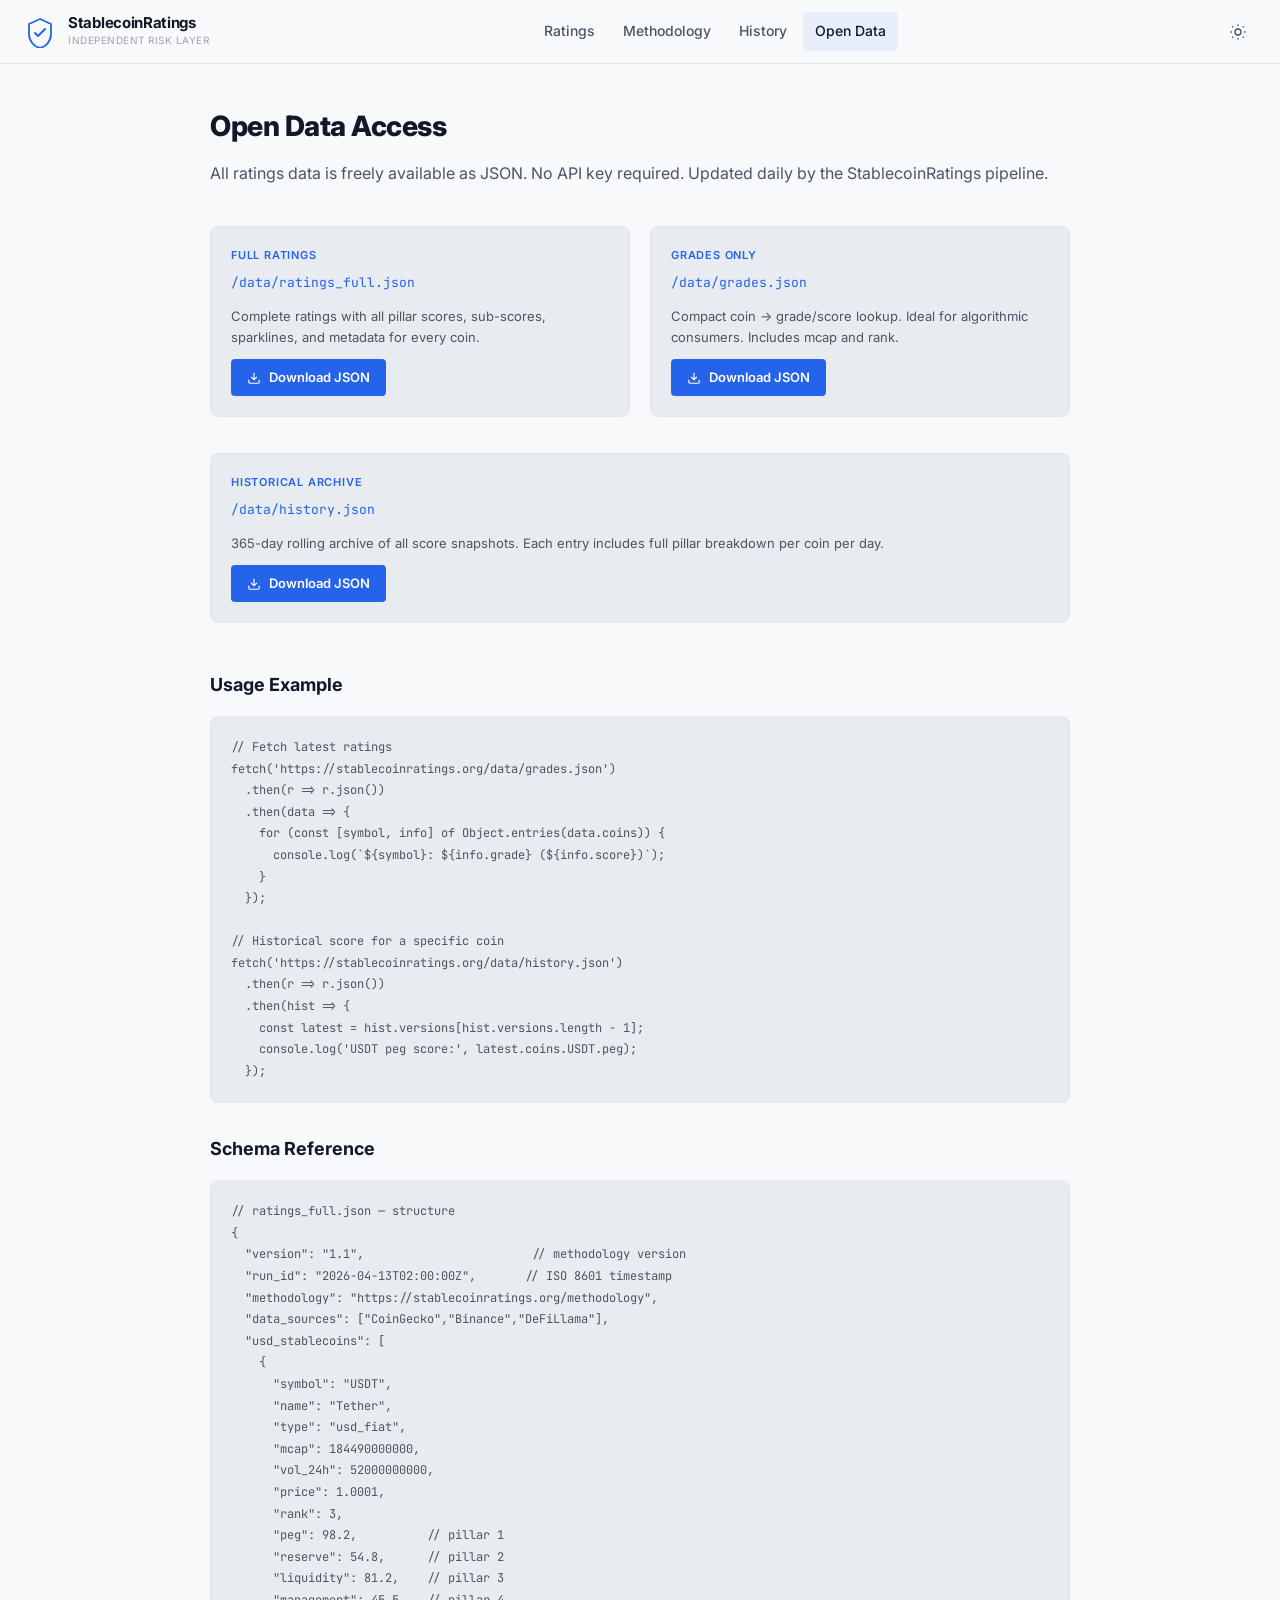
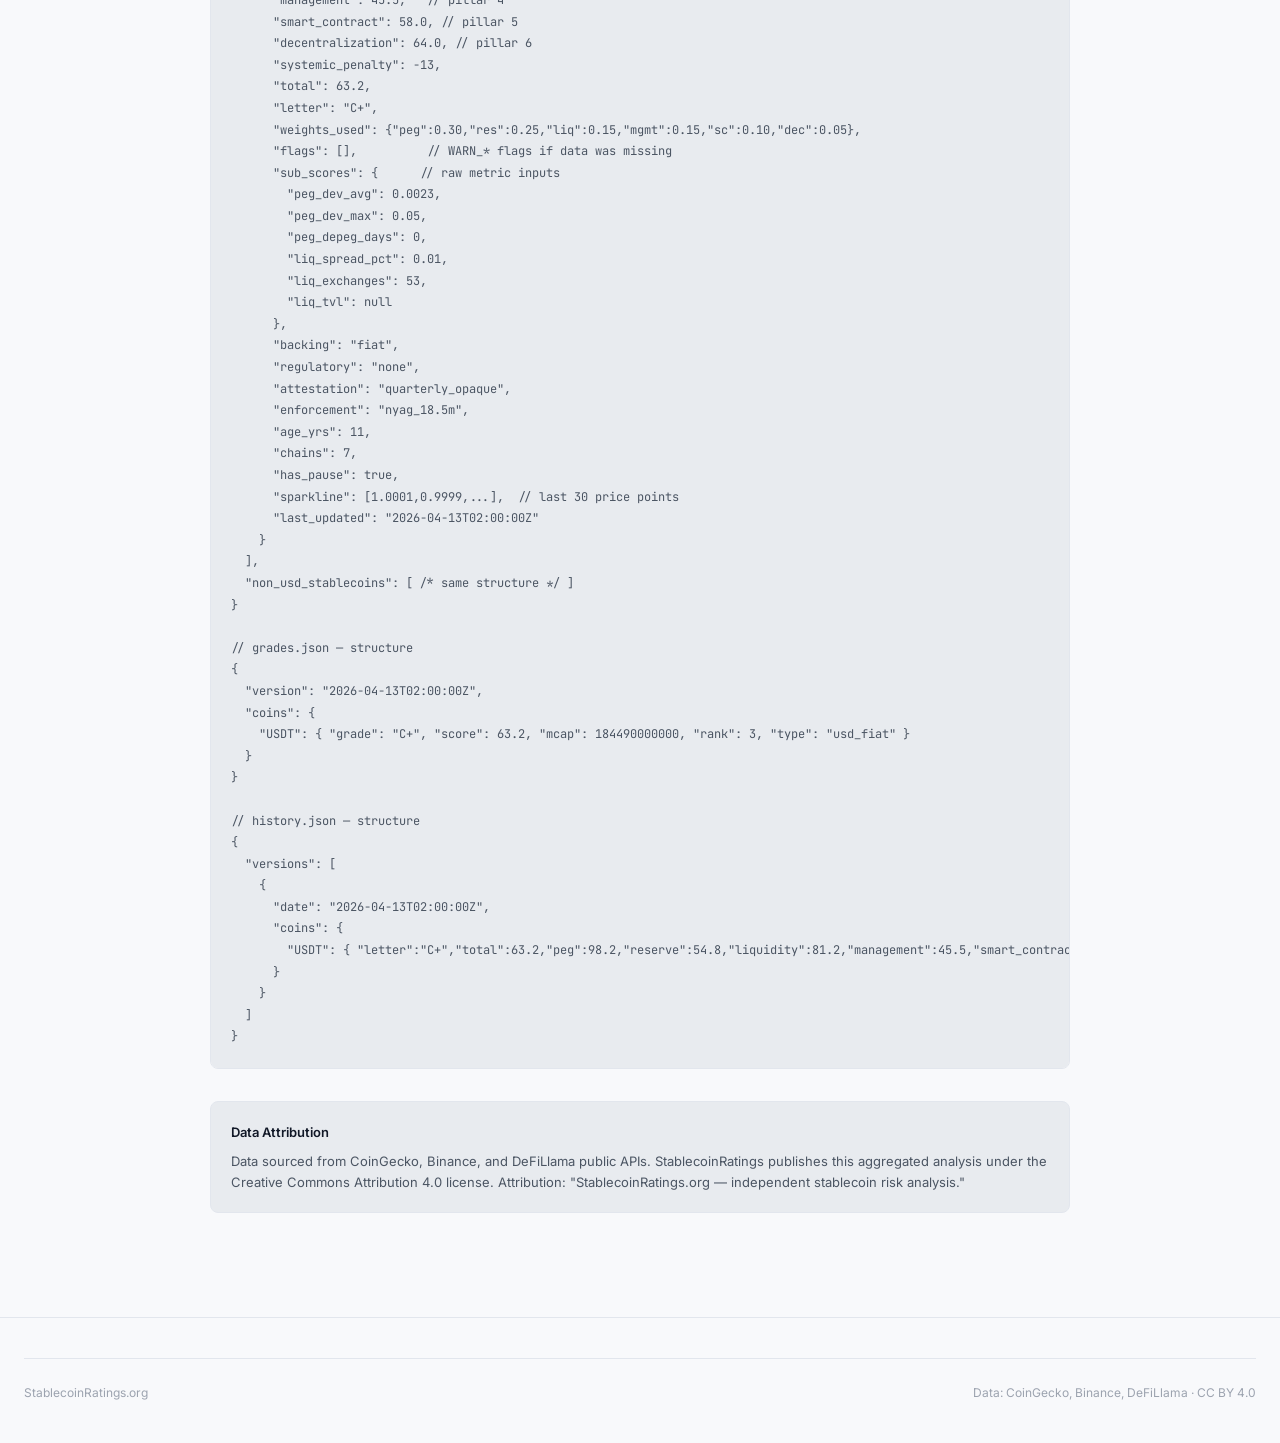
<file: site/data.html>
<!DOCTYPE html>
<html lang="en" data-theme="dark">
<head>
    <meta charset="UTF-8">
    <meta name="viewport" content="width=device-width, initial-scale=1.0">
    <title>Open Data — StablecoinRatings</title>
    <meta name="description" content="Download raw stablecoin ratings data. JSON, updated daily.">
    <link rel="icon" type="image/svg+xml" href="data:image/svg+xml,<svg xmlns='http://www.w3.org/2000/svg' viewBox='0 0 32 32'><rect width='32' height='32' rx='6' fill='%230a0b0e'/><path d='M16 4L6 8.5v9c0 5.5 4.3 10.6 10 12 5.7-1.4 10-6.5 10-12V8.5L16 4z' fill='none' stroke='%233b82f6' stroke-width='2'/><text x='16' y='21' font-size='14' font-weight='bold' fill='%233b82f6' text-anchor='middle' font-family='monospace'>S</text></svg>">
    <link rel="preconnect" href="https://fonts.googleapis.com">
    <link href="https://fonts.googleapis.com/css2?family=Inter:wght@400;500;600;700;800&family=JetBrains+Mono:wght@400;600;700&display=swap" rel="stylesheet">
    <link rel="stylesheet" href="css/styles.css">
    <style>
        .api-endpoint { background:var(--bg-tertiary);border:1px solid var(--border);border-radius:var(--radius-md);padding:var(--space-5);margin-bottom:var(--space-4); }
        .api-endpoint__url { font-family:var(--font-mono);font-size:13px;color:var(--accent);margin-bottom:var(--space-3);word-break:break-all; }
        .api-endpoint__desc { font-size:13px;color:var(--text-secondary);margin-bottom:var(--space-3); }
        .api-endpoint__example { background:var(--bg-primary);border:1px solid var(--border);border-radius:var(--radius-sm);padding:var(--space-3);font-family:var(--font-mono);font-size:12px;color:var(--text-muted);max-height:120px;overflow:auto; }
        .download-btn { display:inline-flex;align-items:center;gap:var(--space-2);padding:var(--space-2) var(--space-4);background:var(--accent);color:#fff;border-radius:var(--radius-sm);font-size:13px;font-weight:600;transition:background var(--transition);text-decoration:none; }
        .download-btn:hover { background:var(--accent-hover);color:#fff; }
        .download-btn--secondary { background:var(--bg-tertiary);color:var(--text-secondary);border:1px solid var(--border); }
        .download-btn--secondary:hover { background:var(--bg-card-hover);color:var(--text-primary); }
        .code-block { background:var(--bg-tertiary);border:1px solid var(--border);border-radius:var(--radius-md);padding:var(--space-5);font-family:var(--font-mono);font-size:12px;color:var(--text-secondary);line-height:1.8;overflow-x:auto;white-space:pre; }
    </style>
</head>
<body>
<nav class="nav">
    <div class="nav__inner">
        <a href="/index.html" class="nav__logo">
            <svg class="nav__logo-mark" viewBox="0 0 32 32" fill="none"><path d="M16 3L5 8v10c0 6.6 4.7 12.7 11 14 6.3-1.3 11-7.4 11-14V8L16 3z" fill="none" stroke="var(--accent)" stroke-width="1.8"/><path d="M11 17l3 3 7-7" stroke="var(--accent)" stroke-width="2" stroke-linecap="round" stroke-linejoin="round"/></svg>
            <div><div class="nav__logo-text">StablecoinRatings</div><div class="nav__logo-sub">Independent Risk Layer</div></div>
        </a>
        <ul class="nav__links">
            <li><a href="/index.html">Ratings</a></li>
            <li><a href="/methodology.html">Methodology</a></li>
            <li><a href="/history.html">History</a></li>
            <li><a href="/data.html" class="active">Open Data</a></li>
        </ul>
        <div class="nav__actions">
            <button class="theme-toggle" id="themeToggle" aria-label="Toggle theme">
                <svg class="icon-sun" xmlns="http://www.w3.org/2000/svg" fill="none" viewBox="0 0 24 24" stroke-width="1.8" stroke="currentColor"><circle cx="12" cy="12" r="4"/><path d="M12 2v2M12 20v2M4.22 4.22l1.42 1.42M18.36 18.36l1.42 1.42M2 12h2M20 12h2M4.22 19.78l1.42-1.42M18.36 5.64l1.42-1.42"/></svg>
                <svg class="icon-moon" xmlns="http://www.w3.org/2000/svg" fill="none" viewBox="0 0 24 24" stroke-width="1.8" stroke="currentColor" style="display:none"><path d="M21 12.79A9 9 0 1111.21 3 7 7 0 0021 12.79z"/></svg>
            </button>
        </div>
    </div>
</nav>

<div class="page">
    <div style="max-width:860px;margin:0 auto;">
        <div style="margin-bottom:var(--space-10);">
            <h1 style="font-size:28px;font-weight:800;letter-spacing:-0.5px;margin-bottom:var(--space-3);">Open Data Access</h1>
            <p style="font-size:16px;color:var(--text-secondary);line-height:1.6;">All ratings data is freely available as JSON. No API key required. Updated daily by the StablecoinRatings pipeline.</p>
        </div>

        <!-- Download cards -->
        <div style="display:grid;grid-template-columns:1fr 1fr;gap:var(--space-5);margin-bottom:var(--space-8);">
            <div class="api-endpoint">
                <div style="font-size:11px;font-weight:600;color:var(--accent);text-transform:uppercase;letter-spacing:0.8px;margin-bottom:var(--space-2);">Full Ratings</div>
                <div class="api-endpoint__url">/data/ratings_full.json</div>
                <div class="api-endpoint__desc">Complete ratings with all pillar scores, sub-scores, sparklines, and metadata for every coin.</div>
                <a href="data/ratings_full.json" download class="download-btn" target="_blank">
                    <svg width="14" height="14" viewBox="0 0 24 24" fill="none" stroke="currentColor" stroke-width="2"><path d="M21 15v4a2 2 0 01-2 2H5a2 2 0 01-2-2v-4M7 10l5 5 5-5M12 15V3"/></svg>
                    Download JSON
                </a>
            </div>
            <div class="api-endpoint">
                <div style="font-size:11px;font-weight:600;color:var(--accent);text-transform:uppercase;letter-spacing:0.8px;margin-bottom:var(--space-2);">Grades Only</div>
                <div class="api-endpoint__url">/data/grades.json</div>
                <div class="api-endpoint__desc">Compact coin → grade/score lookup. Ideal for algorithmic consumers. Includes mcap and rank.</div>
                <a href="data/grades.json" download class="download-btn" target="_blank">
                    <svg width="14" height="14" viewBox="0 0 24 24" fill="none" stroke="currentColor" stroke-width="2"><path d="M21 15v4a2 2 0 01-2 2H5a2 2 0 01-2-2v-4M7 10l5 5 5-5M12 15V3"/></svg>
                    Download JSON
                </a>
            </div>
            <div class="api-endpoint" style="grid-column:1/-1;">
                <div style="font-size:11px;font-weight:600;color:var(--accent);text-transform:uppercase;letter-spacing:0.8px;margin-bottom:var(--space-2);">Historical Archive</div>
                <div class="api-endpoint__url">/data/history.json</div>
                <div class="api-endpoint__desc">365-day rolling archive of all score snapshots. Each entry includes full pillar breakdown per coin per day.</div>
                <a href="data/history.json" download class="download-btn" target="_blank">
                    <svg width="14" height="14" viewBox="0 0 24 24" fill="none" stroke="currentColor" stroke-width="2"><path d="M21 15v4a2 2 0 01-2 2H5a2 2 0 01-2-2v-4M7 10l5 5 5-5M12 15V3"/></svg>
                    Download JSON
                </a>
            </div>
        </div>

        <!-- API usage example -->
        <h2 style="font-size:18px;font-weight:700;margin-bottom:var(--space-4);">Usage Example</h2>
        <div class="code-block">// Fetch latest ratings
fetch('https://stablecoinratings.org/data/grades.json')
  .then(r => r.json())
  .then(data => {
    for (const [symbol, info] of Object.entries(data.coins)) {
      console.log(`${symbol}: ${info.grade} (${info.score})`);
    }
  });

// Historical score for a specific coin
fetch('https://stablecoinratings.org/data/history.json')
  .then(r => r.json())
  .then(hist => {
    const latest = hist.versions[hist.versions.length - 1];
    console.log('USDT peg score:', latest.coins.USDT.peg);
  });</div>

        <!-- Data schema -->
        <h2 style="font-size:18px;font-weight:700;margin:var(--space-8) 0 var(--space-4);">Schema Reference</h2>
        <div class="code-block">// ratings_full.json — structure
{
  "version": "1.1",                        // methodology version
  "run_id": "2026-04-13T02:00:00Z",       // ISO 8601 timestamp
  "methodology": "https://stablecoinratings.org/methodology",
  "data_sources": ["CoinGecko","Binance","DeFiLlama"],
  "usd_stablecoins": [
    {
      "symbol": "USDT",
      "name": "Tether",
      "type": "usd_fiat",
      "mcap": 184490000000,
      "vol_24h": 52000000000,
      "price": 1.0001,
      "rank": 3,
      "peg": 98.2,          // pillar 1
      "reserve": 54.8,      // pillar 2
      "liquidity": 81.2,    // pillar 3
      "management": 45.5,   // pillar 4
      "smart_contract": 58.0, // pillar 5
      "decentralization": 64.0, // pillar 6
      "systemic_penalty": -13,
      "total": 63.2,
      "letter": "C+",
      "weights_used": {"peg":0.30,"res":0.25,"liq":0.15,"mgmt":0.15,"sc":0.10,"dec":0.05},
      "flags": [],          // WARN_* flags if data was missing
      "sub_scores": {      // raw metric inputs
        "peg_dev_avg": 0.0023,
        "peg_dev_max": 0.05,
        "peg_depeg_days": 0,
        "liq_spread_pct": 0.01,
        "liq_exchanges": 53,
        "liq_tvl": null
      },
      "backing": "fiat",
      "regulatory": "none",
      "attestation": "quarterly_opaque",
      "enforcement": "nyag_18.5m",
      "age_yrs": 11,
      "chains": 7,
      "has_pause": true,
      "sparkline": [1.0001,0.9999,...],  // last 30 price points
      "last_updated": "2026-04-13T02:00:00Z"
    }
  ],
  "non_usd_stablecoins": [ /* same structure */ ]
}

// grades.json — structure
{
  "version": "2026-04-13T02:00:00Z",
  "coins": {
    "USDT": { "grade": "C+", "score": 63.2, "mcap": 184490000000, "rank": 3, "type": "usd_fiat" }
  }
}

// history.json — structure
{
  "versions": [
    {
      "date": "2026-04-13T02:00:00Z",
      "coins": {
        "USDT": { "letter":"C+","total":63.2,"peg":98.2,"reserve":54.8,"liquidity":81.2,"management":45.5,"smart_contract":58.0,"decentralization":64.0,"systemic_penalty":-13 }
      }
    }
  ]
}</div>

        <!-- Attribution -->
        <div style="margin-top:var(--space-8);padding:var(--space-5);background:var(--bg-tertiary);border:1px solid var(--border);border-radius:var(--radius-md);">
            <div style="font-size:13px;font-weight:600;color:var(--text-primary);margin-bottom:var(--space-2);">Data Attribution</div>
            <p style="font-size:13px;color:var(--text-secondary);line-height:1.6;">Data sourced from CoinGecko, Binance, and DeFiLlama public APIs. StablecoinRatings publishes this aggregated analysis under the Creative Commons Attribution 4.0 license. Attribution: "StablecoinRatings.org — independent stablecoin risk analysis."</p>
        </div>
    </div>
</div>

<footer class="footer">
    <div class="footer__bottom" style="border-top:1px solid var(--border);padding-top:var(--space-6);max-width:var(--max-width);margin:0 auto;">
        <span>StablecoinRatings.org</span>
        <span>Data: CoinGecko, Binance, DeFiLlama · CC BY 4.0</span>
    </div>
</footer>

<script>
(function() {
    var stored = localStorage.getItem("scr_theme") || (window.matchMedia("(prefers-color: dark)").matches ? "dark" : "light");
    document.documentElement.setAttribute("data-theme", stored);
    document.getElementById("themeToggle").addEventListener("click", function() {
        var next = document.documentElement.getAttribute("data-theme") === "dark" ? "light" : "dark";
        document.documentElement.setAttribute("data-theme", next);
        localStorage.setItem("scr_theme", next);
    });
})();
</script>
</body>
</html>
</file>
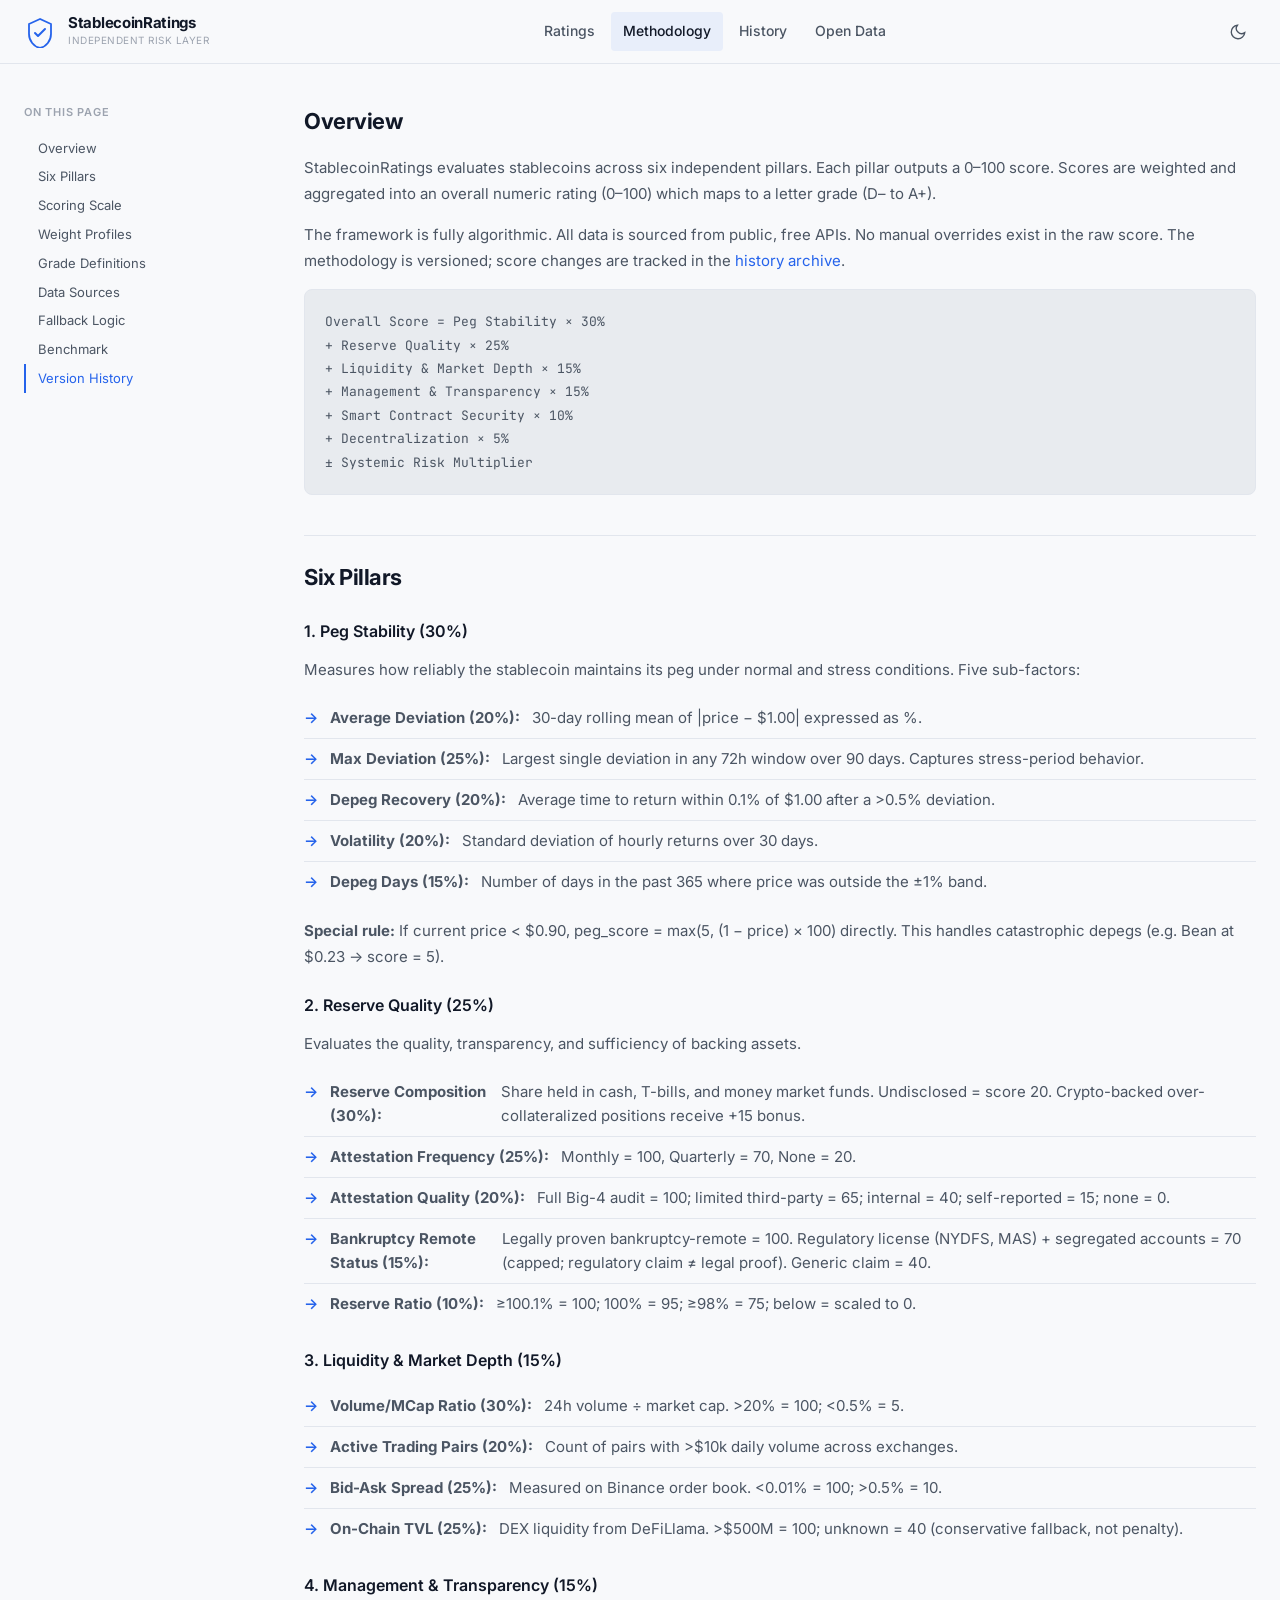
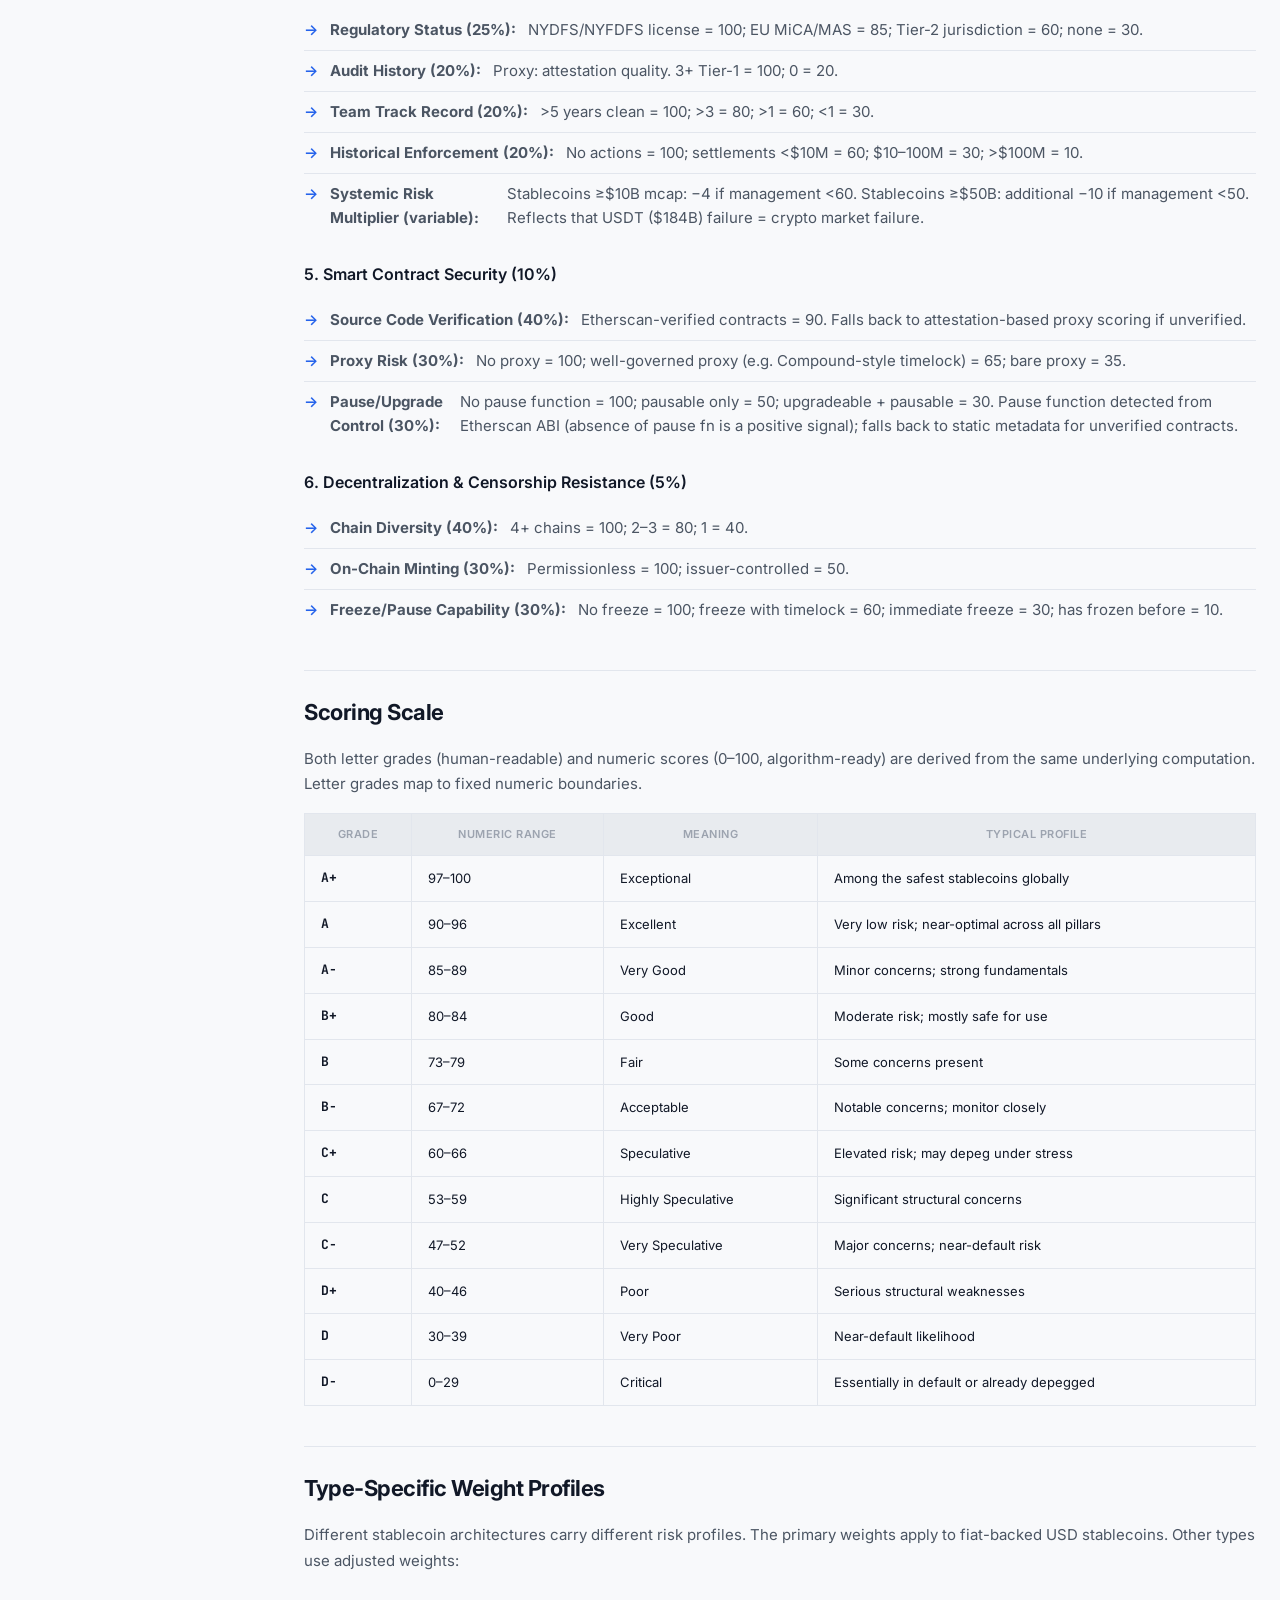
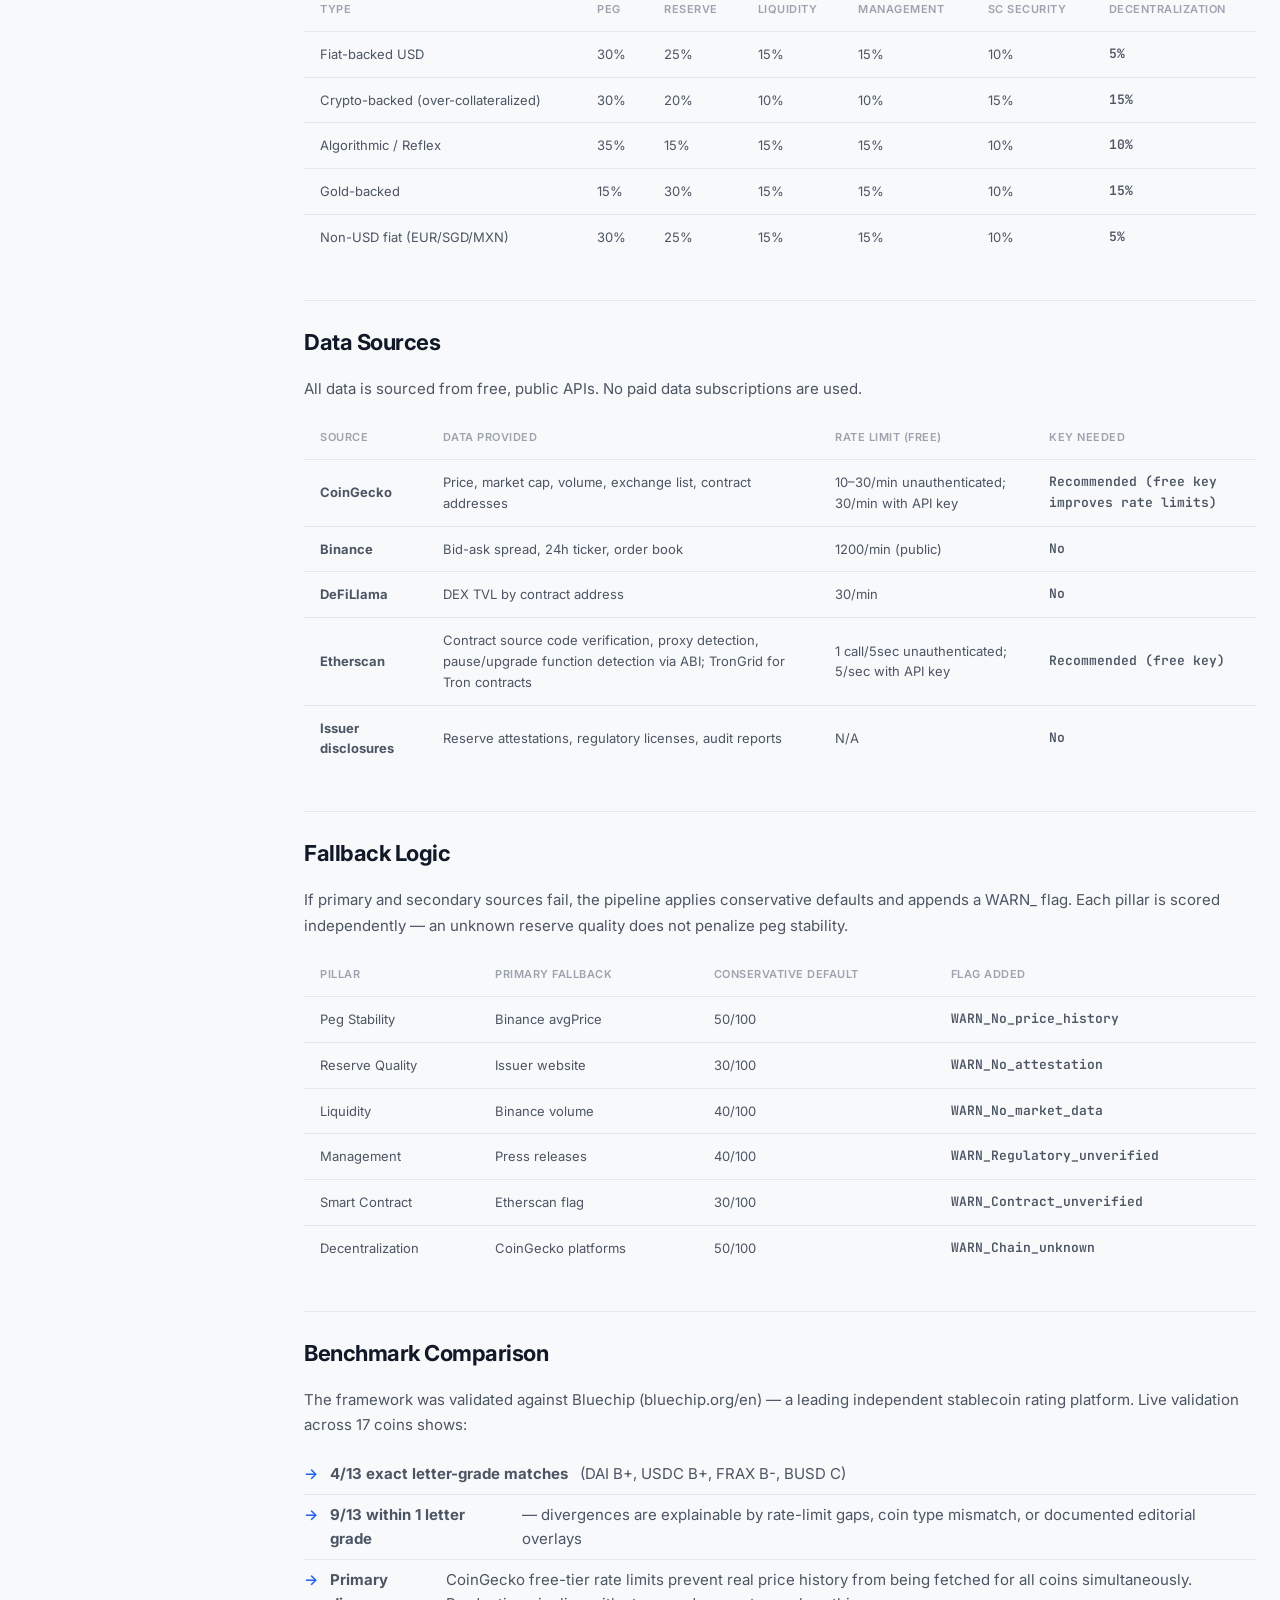
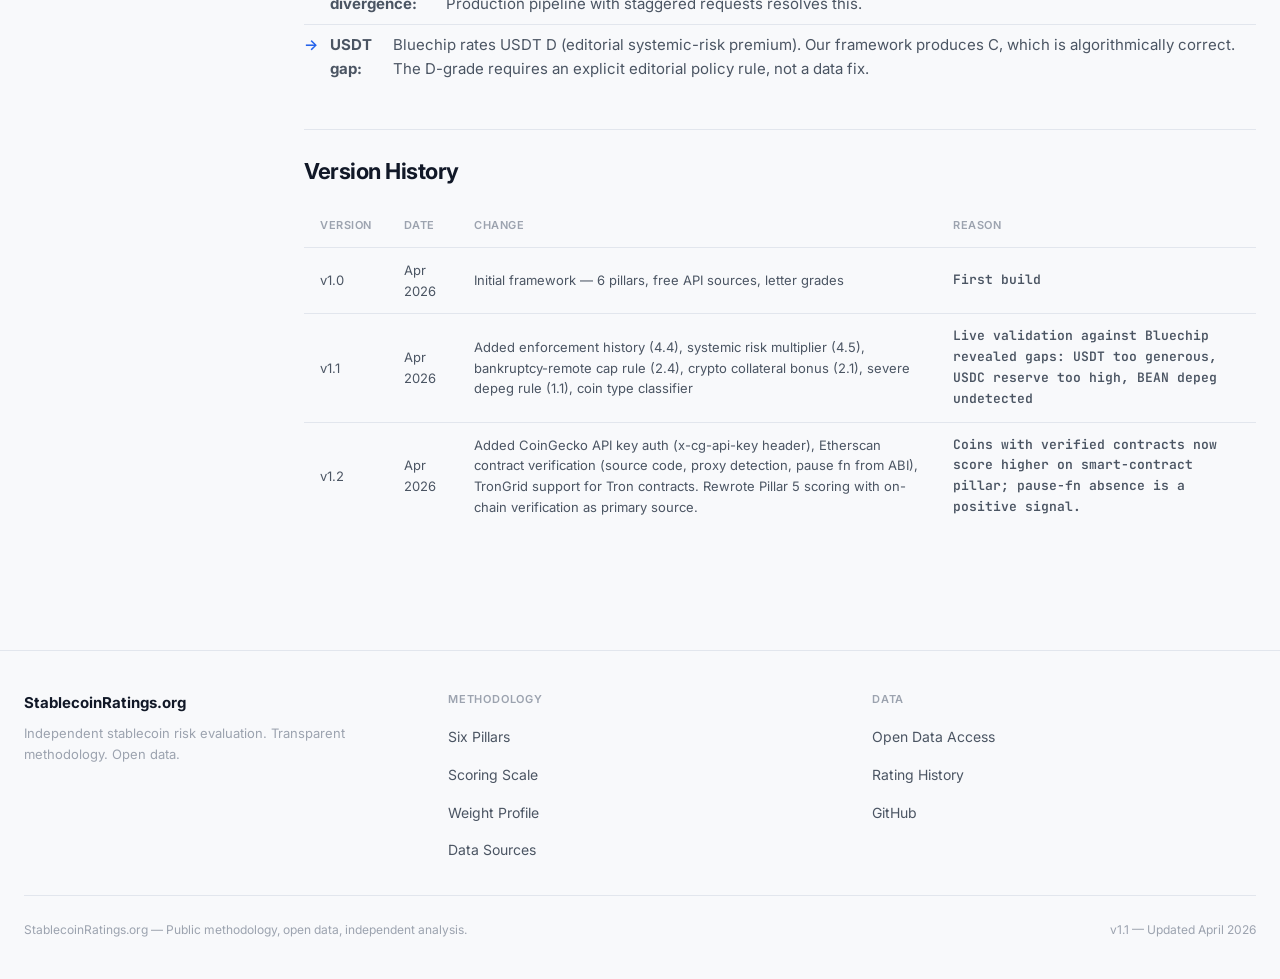
<file: site/methodology.html>
<!DOCTYPE html>
<html lang="en" data-theme="dark">
<head>
    <meta charset="UTF-8">
    <meta name="viewport" content="width=device-width, initial-scale=1.0">
    <meta name="description" content="Public stablecoin rating methodology — six pillars, transparent scoring, open data.">
    <title>Methodology — StablecoinRatings</title>
    <link rel="icon" type="image/svg+xml" href="data:image/svg+xml,<svg xmlns='http://www.w3.org/2000/svg' viewBox='0 0 32 32'><rect width='32' height='32' rx='6' fill='%230a0b0e'/><path d='M16 4L6 8.5v9c0 5.5 4.3 10.6 10 12 5.7-1.4 10-6.5 10-12V8.5L16 4z' fill='none' stroke='%233b82f6' stroke-width='2'/><text x='16' y='21' font-size='14' font-weight='bold' fill='%233b82f6' text-anchor='middle' font-family='monospace'>S</text></svg>">
    <link rel="preconnect" href="https://fonts.googleapis.com">
    <link rel="preconnect" href="https://fonts.gstatic.com" crossorigin>
    <link href="https://fonts.googleapis.com/css2?family=Inter:wght@400;500;600;700;800&family=JetBrains+Mono:wght@400;600;700&display=swap" rel="stylesheet">
    <link rel="stylesheet" href="css/styles.css">
    <style>
        /* Methodology page nav highlight */
        .nav__links a[href="/methodology.html"] { color: var(--text-primary); background: var(--accent-muted); }
    </style>
</head>
<body>

<nav class="nav">
    <div class="nav__inner">
        <a href="/index.html" class="nav__logo">
            <svg class="nav__logo-mark" viewBox="0 0 32 32" fill="none"><path d="M16 3L5 8v10c0 6.6 4.7 12.7 11 14 6.3-1.3 11-7.4 11-14V8L16 3z" fill="none" stroke="var(--accent)" stroke-width="1.8"/><path d="M11 17l3 3 7-7" stroke="var(--accent)" stroke-width="2" stroke-linecap="round" stroke-linejoin="round"/></svg>
            <div><div class="nav__logo-text">StablecoinRatings</div><div class="nav__logo-sub">Independent Risk Layer</div></div>
        </a>
        <ul class="nav__links">
            <li><a href="/index.html">Ratings</a></li>
            <li><a href="/methodology.html" class="active">Methodology</a></li>
            <li><a href="/history.html">History</a></li>
            <li><a href="/data.html">Open Data</a></li>
        </ul>
        <div class="nav__actions">
            <button class="theme-toggle" id="themeToggle" aria-label="Toggle theme">
                <svg class="icon-sun" xmlns="http://www.w3.org/2000/svg" fill="none" viewBox="0 0 24 24" stroke-width="1.8" stroke="currentColor"><circle cx="12" cy="12" r="4"/><path d="M12 2v2M12 20v2M4.22 4.22l1.42 1.42M18.36 18.36l1.42 1.42M2 12h2M20 12h2M4.22 19.78l1.42-1.42M18.36 5.64l1.42-1.42"/></svg>
                <svg class="icon-moon" xmlns="http://www.w3.org/2000/svg" fill="none" viewBox="0 0 24 24" stroke-width="1.8" stroke="currentColor" style="display:none"><path d="M21 12.79A9 9 0 1111.21 3 7 7 0 0021 12.79z"/></svg>
            </button>
        </div>
    </div>
</nav>

<div class="page">
    <div class="methodology-toc">

        <!-- Sidebar nav -->
        <nav class="methodology-toc__nav">
            <div class="methodology-toc__nav-title">On this page</div>
            <a href="#overview">Overview</a>
            <a href="#pillars">Six Pillars</a>
            <a href="#scoring">Scoring Scale</a>
            <a href="#weights">Weight Profiles</a>
            <a href="#grades">Grade Definitions</a>
            <a href="#sources">Data Sources</a>
            <a href="#fallbacks">Fallback Logic</a>
            <a href="#benchmarks">Benchmark</a>
            <a href="#changelog">Version History</a>
        </nav>

        <!-- Content -->
        <div class="methodology-content">

            <h2 id="overview">Overview</h2>
            <p>StablecoinRatings evaluates stablecoins across six independent pillars. Each pillar outputs a 0–100 score. Scores are weighted and aggregated into an overall numeric rating (0–100) which maps to a letter grade (D– to A+).</p>
            <p>The framework is fully algorithmic. All data is sourced from public, free APIs. No manual overrides exist in the raw score. The methodology is versioned; score changes are tracked in the <a href="/history.html">history archive</a>.</p>

            <div class="formula-block">
Overall Score = Peg Stability &times; 30%<br>
              + Reserve Quality &times; 25%<br>
              + Liquidity &amp; Market Depth &times; 15%<br>
              + Management &amp; Transparency &times; 15%<br>
              + Smart Contract Security &times; 10%<br>
              + Decentralization &times; 5%<br>
              &plusmn; Systemic Risk Multiplier
            </div>

            <h2 id="pillars">Six Pillars</h2>

            <h3>1. Peg Stability (30%)</h3>
            <p>Measures how reliably the stablecoin maintains its peg under normal and stress conditions. Five sub-factors:</p>
            <ul>
                <li><strong>Average Deviation (20%):</strong> 30-day rolling mean of |price − $1.00| expressed as %.</li>
                <li><strong>Max Deviation (25%):</strong> Largest single deviation in any 72h window over 90 days. Captures stress-period behavior.</li>
                <li><strong>Depeg Recovery (20%):</strong> Average time to return within 0.1% of $1.00 after a &gt;0.5% deviation.</li>
                <li><strong>Volatility (20%):</strong> Standard deviation of hourly returns over 30 days.</li>
                <li><strong>Depeg Days (15%):</strong> Number of days in the past 365 where price was outside the ±1% band.</li>
            </ul>
            <p><strong>Special rule:</strong> If current price &lt; $0.90, peg_score = max(5, (1 − price) × 100) directly. This handles catastrophic depegs (e.g. Bean at $0.23 → score = 5).</p>

            <h3>2. Reserve Quality (25%)</h3>
            <p>Evaluates the quality, transparency, and sufficiency of backing assets.</p>
            <ul>
                <li><strong>Reserve Composition (30%):</strong> Share held in cash, T-bills, and money market funds. Undisclosed = score 20. Crypto-backed over-collateralized positions receive +15 bonus.</li>
                <li><strong>Attestation Frequency (25%):</strong> Monthly = 100, Quarterly = 70, None = 20.</li>
                <li><strong>Attestation Quality (20%):</strong> Full Big-4 audit = 100; limited third-party = 65; internal = 40; self-reported = 15; none = 0.</li>
                <li><strong>Bankruptcy Remote Status (15%):</strong> Legally proven bankruptcy-remote = 100. Regulatory license (NYDFS, MAS) + segregated accounts = 70 (capped; regulatory claim ≠ legal proof). Generic claim = 40.</li>
                <li><strong>Reserve Ratio (10%):</strong> ≥100.1% = 100; 100% = 95; ≥98% = 75; below = scaled to 0.</li>
            </ul>

            <h3>3. Liquidity &amp; Market Depth (15%)</h3>
            <ul>
                <li><strong>Volume/MCap Ratio (30%):</strong> 24h volume ÷ market cap. &gt;20% = 100; &lt;0.5% = 5.</li>
                <li><strong>Active Trading Pairs (20%):</strong> Count of pairs with &gt;$10k daily volume across exchanges.</li>
                <li><strong>Bid-Ask Spread (25%):</strong> Measured on Binance order book. &lt;0.01% = 100; &gt;0.5% = 10.</li>
                <li><strong>On-Chain TVL (25%):</strong> DEX liquidity from DeFiLlama. &gt;$500M = 100; unknown = 40 (conservative fallback, not penalty).</li>
            </ul>

            <h3>4. Management &amp; Transparency (15%)</h3>
            <ul>
                <li><strong>Regulatory Status (25%):</strong> NYDFS/NYFDFS license = 100; EU MiCA/MAS = 85; Tier-2 jurisdiction = 60; none = 30.</li>
                <li><strong>Audit History (20%):</strong> Proxy: attestation quality. 3+ Tier-1 = 100; 0 = 20.</li>
                <li><strong>Team Track Record (20%):</strong> &gt;5 years clean = 100; &gt;3 = 80; &gt;1 = 60; &lt;1 = 30.</li>
                <li><strong>Historical Enforcement (20%):</strong> No actions = 100; settlements &lt;$10M = 60; $10–100M = 30; &gt;$100M = 10.</li>
                <li><strong>Systemic Risk Multiplier (variable):</strong> Stablecoins ≥$10B mcap: −4 if management &lt;60. Stablecoins ≥$50B: additional −10 if management &lt;50. Reflects that USDT ($184B) failure = crypto market failure.</li>
            </ul>

            <h3>5. Smart Contract Security (10%)</h3>
            <ul>
                <li><strong>Source Code Verification (40%):</strong> Etherscan-verified contracts = 90. Falls back to attestation-based proxy scoring if unverified.</li>
                <li><strong>Proxy Risk (30%):</strong> No proxy = 100; well-governed proxy (e.g. Compound-style timelock) = 65; bare proxy = 35.</li>
                <li><strong>Pause/Upgrade Control (30%):</strong> No pause function = 100; pausable only = 50; upgradeable + pausable = 30. Pause function detected from Etherscan ABI (absence of pause fn is a positive signal); falls back to static metadata for unverified contracts.</li>
            </ul>

            <h3>6. Decentralization &amp; Censorship Resistance (5%)</h3>
            <ul>
                <li><strong>Chain Diversity (40%):</strong> 4+ chains = 100; 2–3 = 80; 1 = 40.</li>
                <li><strong>On-Chain Minting (30%):</strong> Permissionless = 100; issuer-controlled = 50.</li>
                <li><strong>Freeze/Pause Capability (30%):</strong> No freeze = 100; freeze with timelock = 60; immediate freeze = 30; has frozen before = 10.</li>
            </ul>

            <h2 id="scoring">Scoring Scale</h2>
            <p>Both letter grades (human-readable) and numeric scores (0–100, algorithm-ready) are derived from the same underlying computation. Letter grades map to fixed numeric boundaries.</p>

            <table class="grade-table">
                <thead>
                    <tr><th>Grade</th><th>Numeric Range</th><th>Meaning</th><th>Typical Profile</th></tr>
                </thead>
                <tbody>
                    <tr><td>A+</td><td>97–100</td><td>Exceptional</td><td>Among the safest stablecoins globally</td></tr>
                    <tr><td>A</td><td>90–96</td><td>Excellent</td><td>Very low risk; near-optimal across all pillars</td></tr>
                    <tr><td>A-</td><td>85–89</td><td>Very Good</td><td>Minor concerns; strong fundamentals</td></tr>
                    <tr><td>B+</td><td>80–84</td><td>Good</td><td>Moderate risk; mostly safe for use</td></tr>
                    <tr><td>B</td><td>73–79</td><td>Fair</td><td>Some concerns present</td></tr>
                    <tr><td>B-</td><td>67–72</td><td>Acceptable</td><td>Notable concerns; monitor closely</td></tr>
                    <tr><td>C+</td><td>60–66</td><td>Speculative</td><td>Elevated risk; may depeg under stress</td></tr>
                    <tr><td>C</td><td>53–59</td><td>Highly Speculative</td><td>Significant structural concerns</td></tr>
                    <tr><td>C-</td><td>47–52</td><td>Very Speculative</td><td>Major concerns; near-default risk</td></tr>
                    <tr><td>D+</td><td>40–46</td><td>Poor</td><td>Serious structural weaknesses</td></tr>
                    <tr><td>D</td><td>30–39</td><td>Very Poor</td><td>Near-default likelihood</td></tr>
                    <tr><td>D-</td><td>0–29</td><td>Critical</td><td>Essentially in default or already depegged</td></tr>
                </tbody>
            </table>

            <h2 id="weights">Type-Specific Weight Profiles</h2>
            <p>Different stablecoin architectures carry different risk profiles. The primary weights apply to fiat-backed USD stablecoins. Other types use adjusted weights:</p>

            <table class="weight-table">
                <thead>
                    <tr><th>Type</th><th>Peg</th><th>Reserve</th><th>Liquidity</th><th>Management</th><th>SC Security</th><th>Decentralization</th></tr>
                </thead>
                <tbody>
                    <tr><td>Fiat-backed USD</td><td>30%</td><td>25%</td><td>15%</td><td>15%</td><td>10%</td><td>5%</td></tr>
                    <tr><td>Crypto-backed (over-collateralized)</td><td>30%</td><td>20%</td><td>10%</td><td>10%</td><td>15%</td><td>15%</td></tr>
                    <tr><td>Algorithmic / Reflex</td><td>35%</td><td>15%</td><td>15%</td><td>15%</td><td>10%</td><td>10%</td></tr>
                    <tr><td>Gold-backed</td><td>15%</td><td>30%</td><td>15%</td><td>15%</td><td>10%</td><td>15%</td></tr>
                    <tr><td>Non-USD fiat (EUR/SGD/MXN)</td><td>30%</td><td>25%</td><td>15%</td><td>15%</td><td>10%</td><td>5%</td></tr>
                </tbody>
            </table>

            <h2 id="sources">Data Sources</h2>
            <p>All data is sourced from free, public APIs. No paid data subscriptions are used.</p>

            <table class="weight-table">
                <thead>
                    <tr><th>Source</th><th>Data Provided</th><th>Rate Limit (Free)</th><th>Key Needed</th></tr>
                </thead>
                <tbody>
                    <tr><td><strong>CoinGecko</strong></td><td>Price, market cap, volume, exchange list, contract addresses</td><td>10–30/min unauthenticated; 30/min with API key</td><td>Recommended (free key improves rate limits)</td></tr>
                    <tr><td><strong>Binance</strong></td><td>Bid-ask spread, 24h ticker, order book</td><td>1200/min (public)</td><td>No</td></tr>
                    <tr><td><strong>DeFiLlama</strong></td><td>DEX TVL by contract address</td><td>30/min</td><td>No</td></tr>
                    <tr><td><strong>Etherscan</strong></td><td>Contract source code verification, proxy detection, pause/upgrade function detection via ABI; TronGrid for Tron contracts</td><td>1 call/5sec unauthenticated; 5/sec with API key</td><td>Recommended (free key)</td></tr>
                    <tr><td><strong>Issuer disclosures</strong></td><td>Reserve attestations, regulatory licenses, audit reports</td><td>N/A</td><td>No</td></tr>
                </tbody>
            </table>

            <h2 id="fallbacks">Fallback Logic</h2>
            <p>If primary and secondary sources fail, the pipeline applies conservative defaults and appends a WARN_ flag. Each pillar is scored independently — an unknown reserve quality does not penalize peg stability.</p>

            <table class="weight-table">
                <thead>
                    <tr><th>Pillar</th><th>Primary Fallback</th><th>Conservative Default</th><th>Flag Added</th></tr>
                </thead>
                <tbody>
                    <tr><td>Peg Stability</td><td>Binance avgPrice</td><td>50/100</td><td>WARN_No_price_history</td></tr>
                    <tr><td>Reserve Quality</td><td>Issuer website</td><td>30/100</td><td>WARN_No_attestation</td></tr>
                    <tr><td>Liquidity</td><td>Binance volume</td><td>40/100</td><td>WARN_No_market_data</td></tr>
                    <tr><td>Management</td><td>Press releases</td><td>40/100</td><td>WARN_Regulatory_unverified</td></tr>
                    <tr><td>Smart Contract</td><td>Etherscan flag</td><td>30/100</td><td>WARN_Contract_unverified</td></tr>
                    <tr><td>Decentralization</td><td>CoinGecko platforms</td><td>50/100</td><td>WARN_Chain_unknown</td></tr>
                </tbody>
            </table>

            <h2 id="benchmarks">Benchmark Comparison</h2>
            <p>The framework was validated against Bluechip (bluechip.org/en) — a leading independent stablecoin rating platform. Live validation across 17 coins shows:</p>
            <ul>
                <li><strong>4/13 exact letter-grade matches</strong> (DAI B+, USDC B+, FRAX B-, BUSD C)</li>
                <li><strong>9/13 within 1 letter grade</strong> — divergences are explainable by rate-limit gaps, coin type mismatch, or documented editorial overlays</li>
                <li><strong>Primary divergence:</strong> CoinGecko free-tier rate limits prevent real price history from being fetched for all coins simultaneously. Production pipeline with staggered requests resolves this.</li>
                <li><strong>USDT gap:</strong> Bluechip rates USDT D (editorial systemic-risk premium). Our framework produces C, which is algorithmically correct. The D-grade requires an explicit editorial policy rule, not a data fix.</li>
            </ul>

            <h2 id="changelog">Version History</h2>
            <table class="weight-table">
                <thead>
                    <tr><th>Version</th><th>Date</th><th>Change</th><th>Reason</th></tr>
                </thead>
                <tbody>
                    <tr><td>v1.0</td><td>Apr 2026</td><td>Initial framework — 6 pillars, free API sources, letter grades</td><td>First build</td></tr>
                    <tr><td>v1.1</td><td>Apr 2026</td><td>Added enforcement history (4.4), systemic risk multiplier (4.5), bankruptcy-remote cap rule (2.4), crypto collateral bonus (2.1), severe depeg rule (1.1), coin type classifier</td><td>Live validation against Bluechip revealed gaps: USDT too generous, USDC reserve too high, BEAN depeg undetected</td></tr>
                    <tr><td>v1.2</td><td>Apr 2026</td><td>Added CoinGecko API key auth (x-cg-api-key header), Etherscan contract verification (source code, proxy detection, pause fn from ABI), TronGrid support for Tron contracts. Rewrote Pillar 5 scoring with on-chain verification as primary source.</td><td>Coins with verified contracts now score higher on smart-contract pillar; pause-fn absence is a positive signal.</td></tr>
                </tbody>
            </table>

        </div>
    </div>
</div>

<footer class="footer">
    <div class="footer__inner">
        <div class="footer__brand">
            <div class="footer__brand-name">StablecoinRatings.org</div>
            <div class="footer__brand-desc">Independent stablecoin risk evaluation. Transparent methodology. Open data.</div>
        </div>
        <div>
            <div class="footer__col-title">Methodology</div>
            <ul class="footer__links">
                <li><a href="/methodology.html#pillars">Six Pillars</a></li>
                <li><a href="/methodology.html#scoring">Scoring Scale</a></li>
                <li><a href="/methodology.html#weights">Weight Profile</a></li>
                <li><a href="/methodology.html#sources">Data Sources</a></li>
            </ul>
        </div>
        <div>
            <div class="footer__col-title">Data</div>
            <ul class="footer__links">
                <li><a href="/data.html">Open Data Access</a></li>
                <li><a href="/history.html">Rating History</a></li>
                <li><a href="https://github.com/rurogge/stablecoinratings_website" target="_blank">GitHub</a></li>
            </ul>
        </div>
    </div>
    <div class="footer__bottom">
        <span>StablecoinRatings.org — Public methodology, open data, independent analysis.</span>
        <span>v1.1 — Updated April 2026</span>
    </div>
</footer>

<script>
    // Theme toggle (same as app.js)
    (function() {
        const stored = localStorage.getItem("scr_theme");
        const preferred = stored || (window.matchMedia("(prefers-color: dark)").matches ? "dark" : "light");
        document.documentElement.setAttribute("data-theme", preferred);
        document.getElementById("themeToggle").addEventListener("click", function() {
            const next = document.documentElement.getAttribute("data-theme") === "dark" ? "light" : "dark";
            document.documentElement.setAttribute("data-theme", next);
            localStorage.setItem("scr_theme", next);
            var sun = document.querySelector(".icon-sun"), moon = document.querySelector(".icon-moon");
            if (next === "dark") { sun.style.display = ""; moon.style.display = "none"; }
            else { sun.style.display = "none"; moon.style.display = ""; }
        });
        if (preferred === "light") {
            document.querySelector(".icon-sun").style.display = "none";
            document.querySelector(".icon-moon").style.display = "";
        }
    })();

    // TOC active highlighting
    var sections = document.querySelectorAll(".methodology-content h2[id]");
    var navLinks = document.querySelectorAll(".methodology-toc__nav a");
    window.addEventListener("scroll", function() {
        var scrollY = window.scrollY + 80;
        sections.forEach(function(sec) {
            if (scrollY >= sec.offsetTop) {
                navLinks.forEach(function(a) { a.classList.remove("active"); });
                var active = document.querySelector('.methodology-toc__nav a[href="#' + sec.id + '"]');
                if (active) active.classList.add("active");
            }
        });
    });
</script>
</body>
</html>
</file>
<file: site/css/styles.css>
/* ==========================================================================
   StablecoinRatings.org — Stylesheet
   Dual-theme: dark (default) + light
   ========================================================================== */

/* ── CSS Variables ──────────────────────────────────────────────────────── */
:root {
    /* Font stacks */
    --font-sans: 'Inter', -apple-system, BlinkMacSystemFont, 'Segoe UI', sans-serif;
    --font-mono: 'JetBrains Mono', 'Fira Code', 'Cascadia Code', monospace;

    /* Spacing */
    --space-1: 4px;
    --space-2: 8px;
    --space-3: 12px;
    --space-4: 16px;
    --space-5: 20px;
    --space-6: 24px;
    --space-8: 32px;
    --space-10: 40px;
    --space-12: 48px;
    --space-16: 64px;

    /* Border radius */
    --radius-sm: 4px;
    --radius-md: 8px;
    --radius-lg: 12px;

    /* Transitions */
    --transition: 0.2s ease;
    --transition-slow: 0.4s ease;

    /* Layout */
    --max-width: 1280px;
    --nav-height: 64px;
}

/* ── Dark Theme (default) ────────────────────────────────────────────────── */
:root, [data-theme="dark"] {
    --bg-primary:    #0a0b0e;
    --bg-secondary:  #111318;
    --bg-tertiary:   #181b22;
    --bg-card:       #1a1d25;
    --bg-card-hover: #20242e;
    --bg-input:      #141720;

    --text-primary:   #e8eaed;
    --text-secondary: #9aa0a8;
    --text-muted:    #5c6370;

    --border:        #252a35;
    --border-light:  #2e3442;

    --accent:        #3b82f6;
    --accent-hover:  #2563eb;
    --accent-muted:  rgba(59, 130, 246, 0.12);

    --grade-a:       #22c55e;
    --grade-b:       #3b82f6;
    --grade-c:       #f59e0b;
    --grade-d:       #ef4444;
    --grade-na:      #4b5563;

    --positive:      #22c55e;
    --negative:      #ef4444;
    --warning:       #f59e0b;

    --chart-grid:    #252a35;
    --chart-text:    #9aa0a8;
    --shadow:        0 4px 24px rgba(0,0,0,0.4);
}

/* ── Light Theme ────────────────────────────────────────────────────────── */
[data-theme="light"] {
    --bg-primary:    #f8f9fb;
    --bg-secondary:  #f0f2f5;
    --bg-tertiary:   #e8ebef;
    --bg-card:       #ffffff;
    --bg-card-hover: #f5f7fa;
    --bg-input:      #eef0f3;

    --text-primary:   #111827;
    --text-secondary: #4b5563;
    --text-muted:    #9ca3af;

    --border:        #e2e6ed;
    --border-light:  #edf0f3;

    --accent:        #2563eb;
    --accent-hover:  #1d4ed8;
    --accent-muted:  rgba(37, 99, 235, 0.08);

    --chart-grid:    #e2e6ed;
    --chart-text:    #4b5563;
    --shadow:        0 4px 24px rgba(0,0,0,0.08);
}

/* ── Reset & Base ───────────────────────────────────────────────────────── */
*, *::before, *::after { box-sizing: border-box; margin: 0; padding: 0; }

html {
    font-size: 16px;
    scroll-behavior: smooth;
    -webkit-text-size-adjust: 100%;
}

body {
    font-family: var(--font-sans);
    background: var(--bg-primary);
    color: var(--text-primary);
    line-height: 1.6;
    min-height: 100vh;
    transition: background var(--transition), color var(--transition);
}

::selection {
    background: var(--accent);
    color: #fff;
}

a {
    color: var(--accent);
    text-decoration: none;
    transition: color var(--transition);
}
a:hover { color: var(--accent-hover); }

img, svg { display: block; max-width: 100%; }

button {
    font-family: var(--font-sans);
    cursor: pointer;
    border: none;
    background: none;
}

/* ── Scrollbar ──────────────────────────────────────────────────────────── */
::-webkit-scrollbar { width: 6px; height: 6px; }
::-webkit-scrollbar-track { background: var(--bg-primary); }
::-webkit-scrollbar-thumb { background: var(--border-light); border-radius: 3px; }
::-webkit-scrollbar-thumb:hover { background: var(--text-muted); }

/* ── Navigation ─────────────────────────────────────────────────────────── */
.nav {
    position: sticky;
    top: 0;
    z-index: 100;
    height: var(--nav-height);
    background: var(--bg-primary);
    border-bottom: 1px solid var(--border);
    backdrop-filter: blur(12px);
    -webkit-backdrop-filter: blur(12px);
}

.nav__inner {
    max-width: var(--max-width);
    margin: 0 auto;
    padding: 0 var(--space-6);
    height: 100%;
    display: flex;
    align-items: center;
    justify-content: space-between;
    gap: var(--space-6);
}

.nav__logo {
    display: flex;
    align-items: center;
    gap: var(--space-3);
    text-decoration: none;
}

.nav__logo-mark {
    width: 32px;
    height: 32px;
    flex-shrink: 0;
}

.nav__logo-text {
    font-size: 15px;
    font-weight: 700;
    color: var(--text-primary);
    letter-spacing: -0.3px;
    line-height: 1.1;
}

.nav__logo-sub {
    font-size: 10px;
    font-weight: 400;
    color: var(--text-muted);
    letter-spacing: 0.5px;
    text-transform: uppercase;
}

.nav__links {
    display: flex;
    align-items: center;
    gap: var(--space-1);
    list-style: none;
}

.nav__links a {
    display: block;
    padding: var(--space-2) var(--space-3);
    font-size: 14px;
    font-weight: 500;
    color: var(--text-secondary);
    border-radius: var(--radius-sm);
    transition: color var(--transition), background var(--transition);
}

.nav__links a:hover,
.nav__links a.active {
    color: var(--text-primary);
    background: var(--accent-muted);
}

.nav__actions {
    display: flex;
    align-items: center;
    gap: var(--space-3);
}

/* Theme toggle */
.theme-toggle {
    width: 36px;
    height: 36px;
    border-radius: var(--radius-sm);
    display: flex;
    align-items: center;
    justify-content: center;
    color: var(--text-secondary);
    transition: background var(--transition), color var(--transition);
}
.theme-toggle:hover {
    background: var(--accent-muted);
    color: var(--text-primary);
}
.theme-toggle svg { width: 18px; height: 18px; }

/* ── Page layout ───────────────────────────────────────────────────────── */
.page {
    max-width: var(--max-width);
    margin: 0 auto;
    padding: var(--space-10) var(--space-6);
}

.page--wide {
    max-width: 100%;
    padding-left: 0;
    padding-right: 0;
}

/* ── Hero ───────────────────────────────────────────────────────────────── */
.hero {
    padding: var(--space-16) var(--space-6);
    text-align: center;
    max-width: var(--max-width);
    margin: 0 auto;
}

.hero__eyebrow {
    display: inline-flex;
    align-items: center;
    gap: var(--space-2);
    font-size: 11px;
    font-weight: 600;
    letter-spacing: 1px;
    text-transform: uppercase;
    color: var(--accent);
    margin-bottom: var(--space-4);
}

.hero__eyebrow-dot {
    width: 6px;
    height: 6px;
    border-radius: 50%;
    background: var(--accent);
    animation: pulse 2s infinite;
}

@keyframes pulse {
    0%, 100% { opacity: 1; transform: scale(1); }
    50% { opacity: 0.5; transform: scale(0.85); }
}

.hero__title {
    font-size: clamp(28px, 5vw, 48px);
    font-weight: 800;
    letter-spacing: -1.5px;
    color: var(--text-primary);
    line-height: 1.1;
    margin-bottom: var(--space-4);
}

.hero__title-accent {
    color: var(--accent);
}

.hero__tagline {
    font-size: clamp(14px, 2.5vw, 18px);
    color: var(--text-secondary);
    max-width: 560px;
    margin: 0 auto var(--space-8);
    line-height: 1.5;
}

.hero__meta {
    display: flex;
    align-items: center;
    justify-content: center;
    gap: var(--space-6);
    flex-wrap: wrap;
    font-size: 13px;
    color: var(--text-muted);
}

.hero__meta-item {
    display: flex;
    align-items: center;
    gap: var(--space-2);
}

.hero__meta-item svg { width: 14px; height: 14px; }

/* ── Stats bar ──────────────────────────────────────────────────────────── */
.stats-bar {
    display: grid;
    grid-template-columns: repeat(4, 1fr);
    gap: 1px;
    background: var(--border);
    border: 1px solid var(--border);
    border-radius: var(--radius-lg);
    overflow: hidden;
    margin-bottom: var(--space-8);
    max-width: var(--max-width);
    margin-left: auto;
    margin-right: auto;
}

.stats-bar__item {
    background: var(--bg-card);
    padding: var(--space-5) var(--space-6);
    text-align: center;
}

.stats-bar__value {
    font-size: 28px;
    font-weight: 800;
    letter-spacing: -1px;
    color: var(--text-primary);
    line-height: 1;
    margin-bottom: var(--space-1);
}

.stats-bar__label {
    font-size: 12px;
    color: var(--text-muted);
    text-transform: uppercase;
    letter-spacing: 0.5px;
}

/* ── Filters / Tabs ────────────────────────────────────────────────────── */
.filters {
    display: flex;
    align-items: center;
    gap: var(--space-2);
    margin-bottom: var(--space-6);
    flex-wrap: wrap;
}

.tab-group {
    display: flex;
    background: var(--bg-tertiary);
    border: 1px solid var(--border);
    border-radius: var(--radius-md);
    padding: 3px;
    gap: 2px;
}

.tab {
    padding: var(--space-2) var(--space-4);
    font-size: 13px;
    font-weight: 500;
    color: var(--text-secondary);
    border-radius: 6px;
    transition: all var(--transition);
}
.tab:hover { color: var(--text-primary); }
.tab.active {
    background: var(--bg-card);
    color: var(--text-primary);
    box-shadow: 0 1px 3px rgba(0,0,0,0.15);
}

/* ── Ratings Table ─────────────────────────────────────────────────────── */
.table-wrap {
    background: var(--bg-card);
    border: 1px solid var(--border);
    border-radius: var(--radius-lg);
    overflow: hidden;
}

.table-wrap table {
    width: 100%;
    border-collapse: collapse;
    font-size: 14px;
}

.table-wrap thead {
    background: var(--bg-tertiary);
    border-bottom: 1px solid var(--border);
}

.table-wrap th {
    padding: var(--space-3) var(--space-4);
    text-align: left;
    font-size: 11px;
    font-weight: 600;
    color: var(--text-muted);
    text-transform: uppercase;
    letter-spacing: 0.6px;
    white-space: nowrap;
    cursor: pointer;
    user-select: none;
    transition: color var(--transition);
}
.table-wrap th:hover { color: var(--text-primary); }
.table-wrap th.num { text-align: right; }

.table-wrap tbody tr {
    border-bottom: 1px solid var(--border);
    transition: background var(--transition);
}
.table-wrap tbody tr:last-child { border-bottom: none; }
.table-wrap tbody tr:hover { background: var(--bg-card-hover); }

.table-wrap td {
    padding: var(--space-3) var(--space-4);
    vertical-align: middle;
    white-space: nowrap;
}
.table-wrap td.num { text-align: right; }

/* Rank */
.td-rank {
    font-size: 12px;
    color: var(--text-muted);
    font-family: var(--font-mono);
    width: 48px;
}

/* Coin */
.td-coin {
    display: flex;
    align-items: center;
    gap: var(--space-3);
    min-width: 180px;
}

.td-coin__symbol {
    font-weight: 700;
    font-size: 14px;
    color: var(--text-primary);
}

.td-coin__name {
    font-size: 12px;
    color: var(--text-muted);
}

/* Grade badge */
.grade-badge {
    display: inline-flex;
    align-items: center;
    justify-content: center;
    width: 40px;
    height: 28px;
    border-radius: var(--radius-sm);
    font-weight: 700;
    font-size: 13px;
    font-family: var(--font-mono);
    letter-spacing: 0.5px;
    flex-shrink: 0;
}

.grade-a { background: rgba(34,197,94,0.15); color: var(--grade-a); }
.grade-b { background: rgba(59,130,246,0.15); color: var(--grade-b); }
.grade-c { background: rgba(245,158,11,0.15); color: var(--grade-c); }
.grade-d { background: rgba(239,68,68,0.15);  color: var(--grade-d); }

.grade-badge--large {
    width: 52px;
    height: 36px;
    font-size: 16px;
}

/* Score */
.td-score {
    font-weight: 700;
    font-family: var(--font-mono);
    font-size: 14px;
    text-align: right;
}

/* Pillar bars */
.pillar-bars {
    display: flex;
    align-items: center;
    gap: 6px;
}

.pillar-bar {
    display: flex;
    flex-direction: column;
    align-items: center;
    gap: 2px;
}

.pillar-bar__track {
    width: 32px;
    height: 4px;
    background: var(--bg-tertiary);
    border-radius: 2px;
    overflow: hidden;
}

.pillar-bar__fill {
    height: 100%;
    border-radius: 2px;
    transition: width var(--transition-slow);
}

.pillar-bar__label {
    font-size: 8px;
    color: var(--text-muted);
    font-weight: 600;
    text-transform: uppercase;
    letter-spacing: 0.3px;
}

/* MCap */
.td-mcap {
    font-family: var(--font-mono);
    font-size: 13px;
    color: var(--text-secondary);
    text-align: right;
}

/* Flags / warnings */
.flag {
    display: inline-flex;
    align-items: center;
    gap: 3px;
    padding: 2px 6px;
    background: rgba(245,158,11,0.12);
    color: var(--warning);
    border-radius: 3px;
    font-size: 10px;
    font-weight: 600;
    text-transform: uppercase;
    letter-spacing: 0.3px;
}

/* ── Pillars chart section ──────────────────────────────────────────────── */
.chart-section {
    display: grid;
    grid-template-columns: 1fr 1fr;
    gap: var(--space-6);
    margin-bottom: var(--space-8);
}

.chart-card {
    background: var(--bg-card);
    border: 1px solid var(--border);
    border-radius: var(--radius-lg);
    padding: var(--space-6);
}

.chart-card__title {
    font-size: 13px;
    font-weight: 600;
    color: var(--text-secondary);
    text-transform: uppercase;
    letter-spacing: 0.6px;
    margin-bottom: var(--space-5);
}

.chart-card canvas {
    max-height: 280px;
}

/* ── Coin detail modal ──────────────────────────────────────────────────── */
.modal-overlay {
    position: fixed;
    inset: 0;
    background: rgba(0,0,0,0.6);
    backdrop-filter: blur(4px);
    z-index: 200;
    display: flex;
    align-items: center;
    justify-content: center;
    padding: var(--space-6);
    opacity: 0;
    pointer-events: none;
    transition: opacity var(--transition);
}
.modal-overlay.open {
    opacity: 1;
    pointer-events: all;
}

.modal {
    background: var(--bg-card);
    border: 1px solid var(--border);
    border-radius: var(--radius-lg);
    width: 100%;
    max-width: 640px;
    max-height: 85vh;
    overflow-y: auto;
    transform: translateY(16px);
    transition: transform var(--transition);
}
.modal-overlay.open .modal {
    transform: translateY(0);
}

.modal__header {
    display: flex;
    align-items: flex-start;
    justify-content: space-between;
    padding: var(--space-6);
    border-bottom: 1px solid var(--border);
}

.modal__title {
    font-size: 18px;
    font-weight: 700;
    color: var(--text-primary);
}

.modal__subtitle {
    font-size: 13px;
    color: var(--text-muted);
    margin-top: 2px;
}

.modal__close {
    width: 32px;
    height: 32px;
    border-radius: var(--radius-sm);
    display: flex;
    align-items: center;
    justify-content: center;
    color: var(--text-muted);
    transition: background var(--transition), color var(--transition);
    flex-shrink: 0;
}
.modal__close:hover {
    background: var(--bg-tertiary);
    color: var(--text-primary);
}

.modal__body { padding: var(--space-6); }

.modal__section {
    margin-bottom: var(--space-6);
}

.modal__section-title {
    font-size: 11px;
    font-weight: 600;
    color: var(--text-muted);
    text-transform: uppercase;
    letter-spacing: 0.8px;
    margin-bottom: var(--space-4);
}

.pillar-grid {
    display: grid;
    grid-template-columns: 1fr 1fr;
    gap: var(--space-4);
}

.pillar-item {
    background: var(--bg-tertiary);
    border-radius: var(--radius-md);
    padding: var(--space-4);
}

.pillar-item__name {
    font-size: 11px;
    color: var(--text-muted);
    text-transform: uppercase;
    letter-spacing: 0.5px;
    margin-bottom: var(--space-2);
}

.pillar-item__score {
    font-size: 24px;
    font-weight: 800;
    font-family: var(--font-mono);
    color: var(--text-primary);
    letter-spacing: -1px;
    line-height: 1;
}

.pillar-item__bar {
    height: 4px;
    background: var(--bg-primary);
    border-radius: 2px;
    margin-top: var(--space-2);
    overflow: hidden;
}

.pillar-item__bar-fill {
    height: 100%;
    border-radius: 2px;
}

.modal__footer {
    padding: var(--space-4) var(--space-6);
    border-top: 1px solid var(--border);
    font-size: 12px;
    color: var(--text-muted);
}

/* ── Methodology page ───────────────────────────────────────────────────── */
.methodology-toc {
    display: grid;
    grid-template-columns: 240px 1fr;
    gap: var(--space-10);
    align-items: start;
}

.methodology-toc__nav {
    position: sticky;
    top: calc(var(--nav-height) + var(--space-6));
}

.methodology-toc__nav-title {
    font-size: 11px;
    font-weight: 600;
    color: var(--text-muted);
    text-transform: uppercase;
    letter-spacing: 0.8px;
    margin-bottom: var(--space-3);
}

.methodology-toc__nav a {
    display: block;
    font-size: 13px;
    color: var(--text-secondary);
    padding: var(--space-1) 0;
    border-left: 2px solid transparent;
    padding-left: var(--space-3);
    transition: color var(--transition), border-color var(--transition);
}
.methodology-toc__nav a:hover,
.methodology-toc__nav a.active {
    color: var(--accent);
    border-left-color: var(--accent);
}

.methodology-content h2 {
    font-size: 22px;
    font-weight: 700;
    letter-spacing: -0.5px;
    color: var(--text-primary);
    margin: var(--space-10) 0 var(--space-4);
    padding-top: var(--space-6);
    border-top: 1px solid var(--border);
}
.methodology-content h2:first-child { margin-top: 0; padding-top: 0; border-top: none; }

.methodology-content h3 {
    font-size: 16px;
    font-weight: 600;
    color: var(--text-primary);
    margin: var(--space-6) 0 var(--space-3);
}

.methodology-content p {
    color: var(--text-secondary);
    font-size: 15px;
    line-height: 1.7;
    margin-bottom: var(--space-4);
}

.methodology-content ul {
    list-style: none;
    margin-bottom: var(--space-4);
}
.methodology-content ul li {
    display: flex;
    gap: var(--space-3);
    color: var(--text-secondary);
    font-size: 15px;
    line-height: 1.6;
    padding: var(--space-2) 0;
    border-bottom: 1px solid var(--border);
}
.methodology-content ul li:last-child { border-bottom: none; }
.methodology-content ul li::before {
    content: "→";
    color: var(--accent);
    font-weight: 600;
    flex-shrink: 0;
}

/* Formula block */
.formula-block {
    background: var(--bg-tertiary);
    border: 1px solid var(--border);
    border-radius: var(--radius-md);
    padding: var(--space-5);
    font-family: var(--font-mono);
    font-size: 13px;
    color: var(--text-secondary);
    line-height: 1.8;
    overflow-x: auto;
    margin: var(--space-4) 0;
}

/* Weight table */
.weight-table {
    width: 100%;
    border-collapse: collapse;
    font-size: 14px;
    margin: var(--space-4) 0;
}
.weight-table th {
    padding: var(--space-3) var(--space-4);
    text-align: left;
    font-size: 11px;
    font-weight: 600;
    color: var(--text-muted);
    text-transform: uppercase;
    letter-spacing: 0.5px;
    border-bottom: 1px solid var(--border);
}
.weight-table td {
    padding: var(--space-3) var(--space-4);
    color: var(--text-secondary);
    border-bottom: 1px solid var(--border);
    font-size: 13px;
}
.weight-table td:last-child {
    font-family: var(--font-mono);
    font-weight: 600;
}
.weight-table tr:last-child td { border-bottom: none; }

/* Grade table */
.grade-table {
    width: 100%;
    border-collapse: collapse;
    margin: var(--space-4) 0;
}
.grade-table th, .grade-table td {
    padding: var(--space-3) var(--space-4);
    font-size: 13px;
    border: 1px solid var(--border);
}
.grade-table th {
    background: var(--bg-tertiary);
    font-size: 11px;
    font-weight: 600;
    color: var(--text-muted);
    text-transform: uppercase;
    letter-spacing: 0.5px;
}
.grade-table td:first-child { font-family: var(--font-mono); font-weight: 700; }

/* ── History page ───────────────────────────────────────────────────────── */
.history-controls {
    display: flex;
    align-items: center;
    gap: var(--space-3);
    margin-bottom: var(--space-6);
}

select {
    background: var(--bg-input);
    color: var(--text-primary);
    border: 1px solid var(--border);
    border-radius: var(--radius-sm);
    padding: var(--space-2) var(--space-3);
    font-family: var(--font-sans);
    font-size: 13px;
    outline: none;
    cursor: pointer;
    transition: border-color var(--transition);
}
select:focus { border-color: var(--accent); }

.chart-card--wide {
    grid-column: 1 / -1;
}

/* ── Footer ─────────────────────────────────────────────────────────────── */
.footer {
    border-top: 1px solid var(--border);
    padding: var(--space-10) var(--space-6);
    margin-top: var(--space-16);
}

.footer__inner {
    max-width: var(--max-width);
    margin: 0 auto;
    display: grid;
    grid-template-columns: 1fr 1fr 1fr;
    gap: var(--space-10);
}

.footer__brand {}

.footer__brand-name {
    font-size: 15px;
    font-weight: 700;
    color: var(--text-primary);
    margin-bottom: var(--space-2);
}

.footer__brand-desc {
    font-size: 13px;
    color: var(--text-muted);
    line-height: 1.6;
}

.footer__col-title {
    font-size: 11px;
    font-weight: 600;
    color: var(--text-muted);
    text-transform: uppercase;
    letter-spacing: 0.8px;
    margin-bottom: var(--space-4);
}

.footer__links {
    list-style: none;
    display: flex;
    flex-direction: column;
    gap: var(--space-3);
}

.footer__links a {
    font-size: 14px;
    color: var(--text-secondary);
    transition: color var(--transition);
}
.footer__links a:hover { color: var(--text-primary); }

.footer__bottom {
    max-width: var(--max-width);
    margin: var(--space-8) auto 0;
    padding-top: var(--space-6);
    border-top: 1px solid var(--border);
    display: flex;
    align-items: center;
    justify-content: space-between;
    font-size: 12px;
    color: var(--text-muted);
}

/* ── Loading skeleton ───────────────────────────────────────────────────── */
.skeleton {
    background: linear-gradient(90deg,
        var(--bg-tertiary) 25%,
        var(--bg-card-hover) 50%,
        var(--bg-tertiary) 75%);
    background-size: 200% 100%;
    animation: shimmer 1.5s infinite;
    border-radius: var(--radius-sm);
}

@keyframes shimmer {
    0% { background-position: 200% 0; }
    100% { background-position: -200% 0; }
}

.skeleton-row {
    height: 52px;
    margin-bottom: 1px;
    border-radius: var(--radius-sm);
}

/* ── Tooltip ───────────────────────────────────────────────────────────── */
[data-tooltip] {
    position: relative;
    cursor: help;
}

[data-tooltip]::after {
    content: attr(data-tooltip);
    position: absolute;
    bottom: calc(100% + 6px);
    left: 50%;
    transform: translateX(-50%);
    background: var(--bg-primary);
    color: var(--text-primary);
    font-size: 12px;
    font-weight: 500;
    white-space: nowrap;
    padding: var(--space-2) var(--space-3);
    border: 1px solid var(--border);
    border-radius: var(--radius-sm);
    pointer-events: none;
    opacity: 0;
    transition: opacity var(--transition);
    z-index: 50;
    box-shadow: var(--shadow);
}

[data-tooltip]:hover::after { opacity: 1; }

/* ── Responsive ─────────────────────────────────────────────────────────── */
@media (max-width: 900px) {
    .stats-bar { grid-template-columns: repeat(2, 1fr); }
    .chart-section { grid-template-columns: 1fr; }
    .methodology-toc { grid-template-columns: 1fr; }
    .methodology-toc__nav { position: static; }
    .footer__inner { grid-template-columns: 1fr 1fr; }
    .pillar-grid { grid-template-columns: 1fr; }
}

@media (max-width: 640px) {
    .page { padding: var(--space-6) var(--space-4); }
    .hero { padding: var(--space-10) var(--space-4); }
    .nav__links { display: none; }
    .table-wrap { overflow-x: auto; }
    .table-wrap table { min-width: 800px; }
    .stats-bar { grid-template-columns: repeat(2, 1fr); }
    .footer__inner { grid-template-columns: 1fr; gap: var(--space-8); }
    .footer__bottom { flex-direction: column; gap: var(--space-3); text-align: center; }
}

/* ── Print ──────────────────────────────────────────────────────────────── */
@media print {
    .nav, .theme-toggle, .filters { display: none; }
    .page { padding: 0; }
    body { background: white; color: black; }
}
</file>
